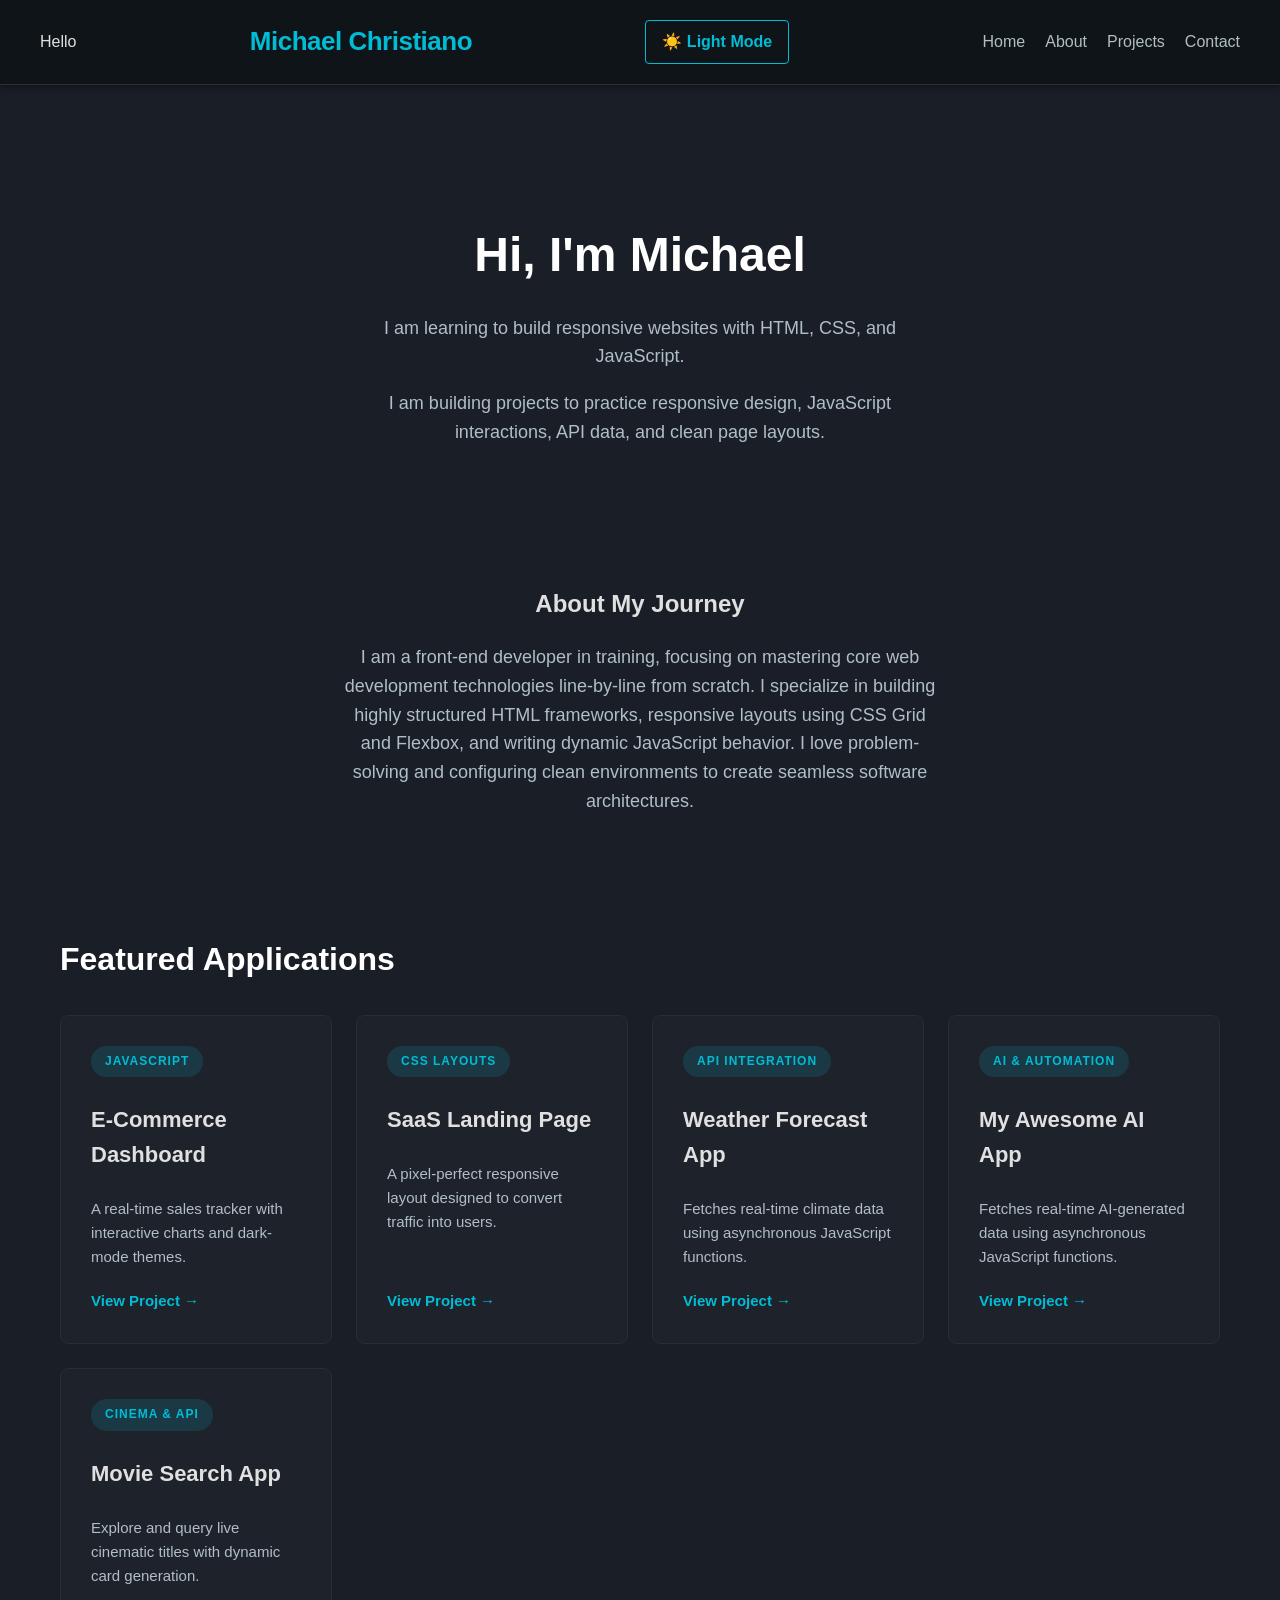
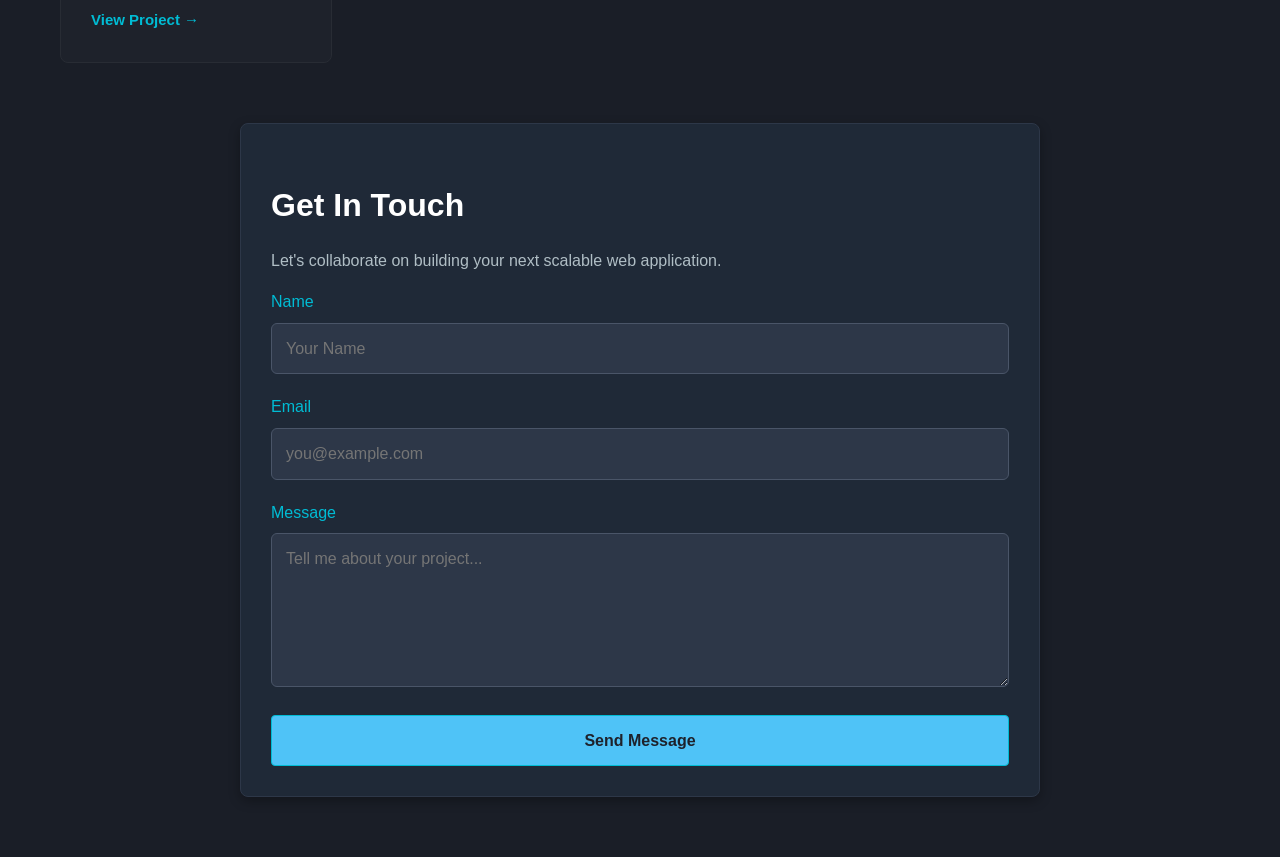
<file: index.html>
<!DOCTYPE html>
<html lang="en">
<head>
    <meta charset="UTF-8">
    <meta name="viewport" content="width=device-width, initial-scale=1.0">
    <link rel="icon" type="image/svg+xml" href="favicon.svg">
    <link rel="stylesheet" href="style.css">
    <title>Michael Christiano &bull; Frontend Developer Portfolio</title>
</head>
<body>
    <!-- Navigation Bar -->
    <nav class="navbar"> Hello
        <div class="logo">Michael Christiano</div>
        <button id="themeToggle" class="theme-btn">☀️ Light Mode</button>
        
        <ul class="nav-links">
            <li><a href="#home">Home</a></li>
            <li><a href="#about">About</a></li>
            <li><a href="#projects">Projects</a></li>
            <li><a href="#contact">Contact</a></li>
        </ul>
    </nav>

    <!-- Welcome Hero Section -->
    <div class="content hero-section" id="home">
        <h1>Hi, I'm Michael</h1>
        <p>I am learning to build responsive websites with HTML, CSS, and JavaScript.</p>
        <p>I am building projects to practice responsive design, JavaScript interactions, API data, and clean page layouts.</p>
    </div>

    <!-- About Me Section -->
    <div class="content about-section" id="about">
        <h2>About My Journey</h2>
        <p>I am a front-end developer in training, focusing on mastering core web development technologies line-by-line from scratch. I specialize in building highly structured HTML frameworks, responsive layouts using CSS Grid and Flexbox, and writing dynamic JavaScript behavior. I love problem-solving and configuring clean environments to create seamless software architectures.</p>
    </div>

    <!-- Interactive Projects Showcase Section -->
    <div class="projects-section" id="projects">
        <h2>Featured Applications</h2>
        <div class="projects-grid" id="projectsGrid"></div>
    </div>

    <!-- Modern Contact Section -->
    <div class="contact-section" id="contact">
        <h2>Get In Touch</h2>
        <p class="contact-subtitle">Let's collaborate on building your next scalable web application.</p>
        <form class="contact-form" id="mainContactForm">
            <div class="form-group">
                <label for="userName">Name</label>
                <input type="text" id="userName" name="name" autocomplete="name" placeholder="Your Name" required>
            </div>
            <div class="form-group">
                <label for="userEmail">Email</label>
                <input type="email" id="userEmail" name="email" autocomplete="email" placeholder="you@example.com" required>
            </div>
            <div class="form-group">
                <label for="userMessage">Message</label>
                <textarea id="userMessage" name="message" autocomplete="off" rows="5" placeholder="Tell me about your project..." required></textarea>
            </div>
            <button type="submit" class="contact-submit-btn">Send Message</button>
        </form>
    </div>

    <!-- Email Capture Popup Modal -->
    <div class="modal-overlay">
        <div class="modal-box">
            <button class="close-modal-btn">&times;</button>
            <h2>Join the Developer Network</h2>
            <p>Get exclusive front-end tutorials and project reviews sent straight to your inbox.</p>
            <form class="modal-form">
                <input type="email" name="email" autocomplete="email" placeholder="Enter your email address" required>
                <button type="submit" class="submit-btn">Subscribe Now</button>
            </form>
        </div>
    </div>

    <script src="script.js"></script>
</body>
</html>
</file>
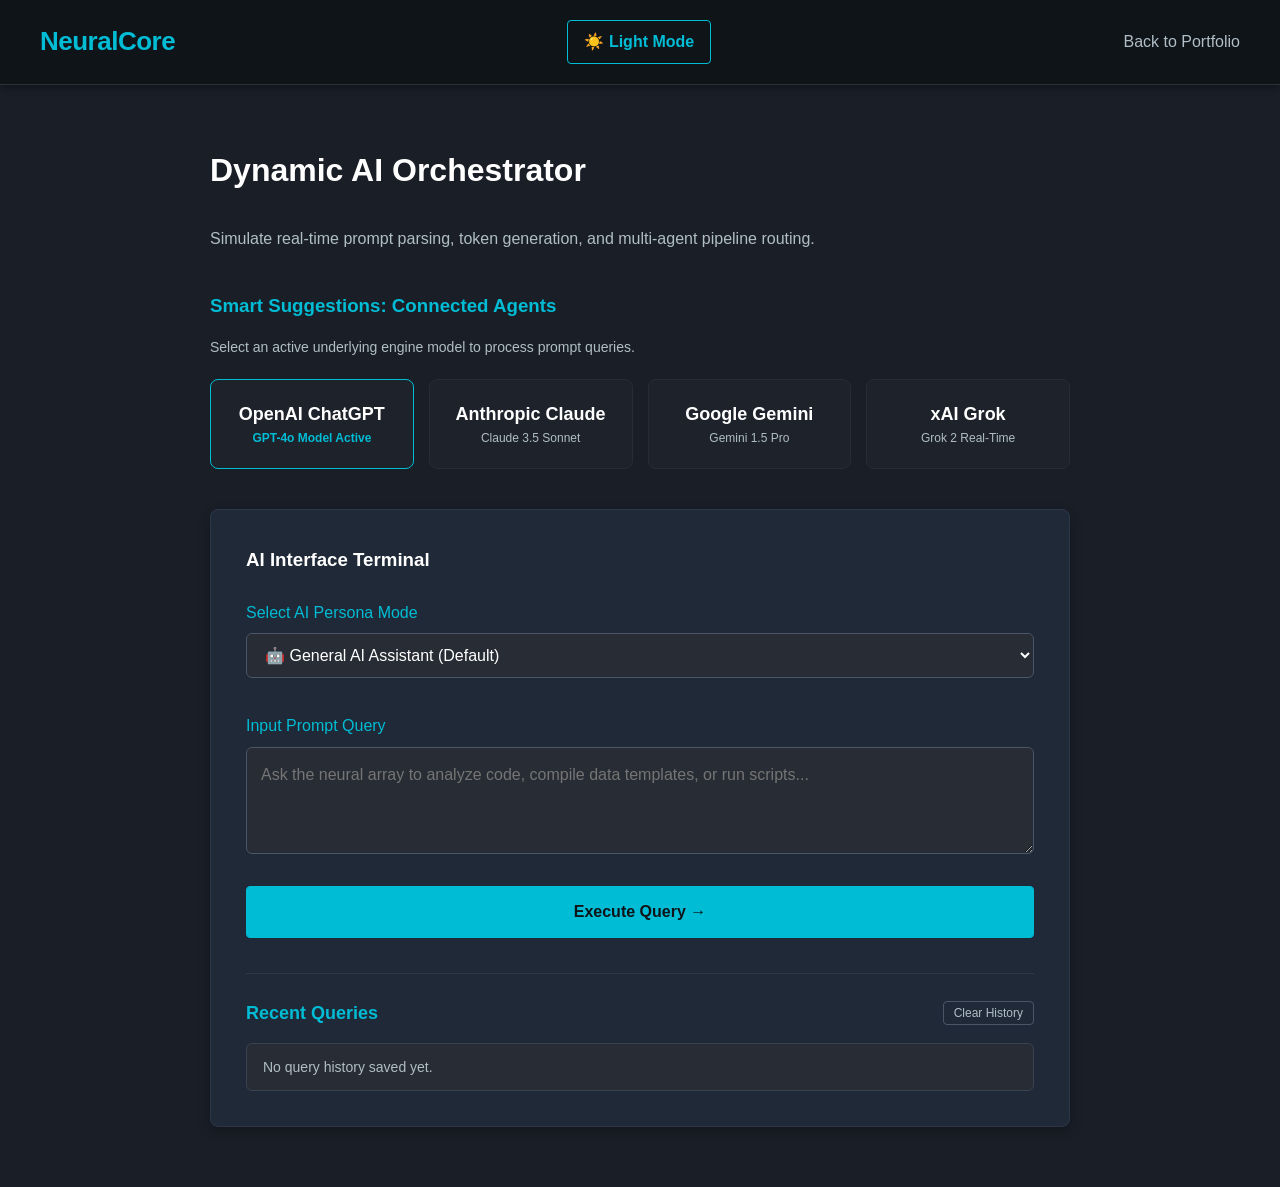
<file: ai-app.html>
<!DOCTYPE html>
<html lang="en">
<head>
    <meta charset="UTF-8">
    <meta name="viewport" content="width=device-width, initial-scale=1.0">
    <link rel="icon" type="image/svg+xml" href="favicon.svg">
    <link rel="stylesheet" href="style.css">
    <title>AI & Automation Dashboard</title>
</head>
<body>

    <!-- Shared Navigation Bar -->
    <nav class="navbar">
        <div class="logo">NeuralCore</div>
        <button id="themeToggle" class="theme-btn">☀️ Light Mode</button>
        <ul class="nav-links">
            <li><a href="index.html">Back to Portfolio</a></li>
        </ul>
    </nav>  

    <!-- Main AI Panel Showcase View -->
    <div class="projects-section app-container">
        <h2>Dynamic AI Orchestrator</h2>
        <p class="contact-subtitle">Simulate real-time prompt parsing, token generation, and multi-agent pipeline routing.</p>

        <!-- Dynamic Agent Integration Hub (Your Request!) -->
        <h3 class="heading-cyan">Smart Suggestions: Connected Agents</h3>
        <p class="subtitle-spaced">Select an active underlying engine model to process prompt queries.</p>
        
        <div class="projects-grid agent-grid">
            <div class="project-card agent-card agent-card-active">
                <strong class="agent-title">OpenAI ChatGPT</strong>
                <span class="agent-subtitle-active">GPT-4o Model Active</span>
            </div>
            <div class="project-card agent-card">
                <strong class="agent-title">Anthropic Claude</strong>
                <span class="agent-subtitle">Claude 3.5 Sonnet</span>
            </div>
            <div class="project-card agent-card">
                <strong class="agent-title">Google Gemini</strong>
                <span class="agent-subtitle">Gemini 1.5 Pro</span>
            </div>
            <div class="project-card agent-card">
                <strong class="agent-title">xAI Grok</strong>
                <span class="agent-subtitle">Grok 2 Real-Time</span>
            </div>
        </div>

        <!-- AI Interface Terminal Input Box -->
        <div class="contact-section terminal-section">
            <h3 class="terminal-heading">AI Interface Terminal</h3>
            <form id="aiPromptForm">
                <div class="form-group">
                    <label for="personaSelect">Select AI Persona Mode</label>
                    <select id="personaSelect" class="persona-select">
                        <option value="general">🤖 General AI Assistant (Default)</option>
                        <option value="tutor">💻 Expert Coding Tutor</option>
                        <option value="writer">✍️ Creative Writer</option>
                        <option value="sarcastic">😏 Witty & Sarcastic Guide</option>
                    </select>
                </div>
                <div class="form-group">
                    <label for="promptInput">Input Prompt Query</label>
                    <textarea id="promptInput" rows="3" placeholder="Ask the neural array to analyze code, compile data templates, or run scripts..." class="terminal-textarea" required></textarea>
                </div>
                <button type="submit" class="contact-submit-btn terminal-submit-btn">Execute Query &rarr;</button>
            </form>

            <!-- AI Response Box with Copy Button -->
            <div id="aiResponseWrapper" class="ai-response-wrapper">
                <p id="aiResponseText" class="ai-response-text" aria-live="polite"></p>
                <button id="copyAiBtn" class="copy-btn">📋 Copy Response</button>
            </div>

            <!-- Prompt History List -->
            <div class="ai-history-container">
                <div class="ai-history-header">
                    <h4>Recent Queries</h4>
                    <button id="clearHistoryBtn" class="clear-history-btn">Clear History</button>
                </div>
                <ul id="aiHistoryList" class="ai-history-list">
                    <li class="ai-history-item ai-history-empty">No query history saved yet.</li>
                </ul>
            </div>
        </div>
    </div>

    <!-- Script connection pulls persistent theme toggling -->
    <script src="script.js?v=2"></script>
</body>
</html>
</file>
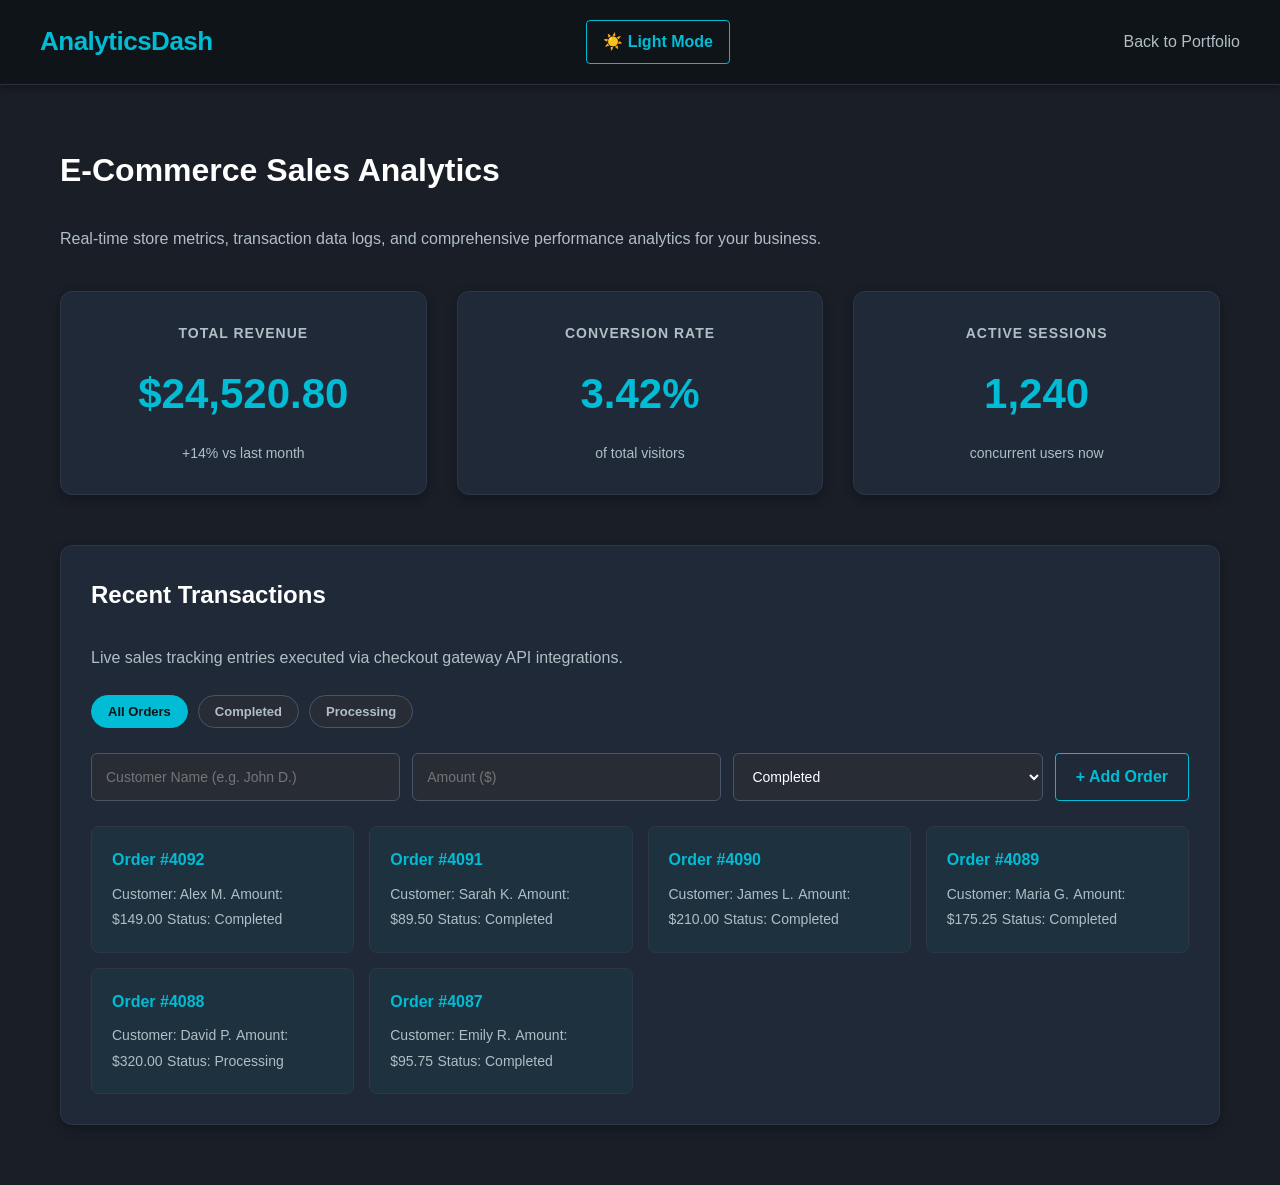
<file: ecommerce.html>
<!DOCTYPE html>
<html lang="en">
<head>
    <meta charset="UTF-8">
    <meta name="viewport" content="width=device-width, initial-scale=1.0">
    <link rel="icon" type="image/svg+xml" href="favicon.svg">
    <link rel="stylesheet" href="style.css">
    <title>E-Commerce Analytics Dashboard</title>
</head>
<body>

 <!-- Shared Navigation Bar -->
    <nav class="navbar">
        <div class="logo">AnalyticsDash</div>
        <button id="themeToggle" class="theme-btn">☀️ Light Mode</button>
        <ul class="nav-links">
            <!-- UPDATED TARGET LINK BELOW -->
            <li><a href="index.html">Back to Portfolio</a></li>
        </ul>
    </nav>   

    <!-- Main Dashboard Analytics View -->
    <div class="projects-section">
        <h2>E-Commerce Sales Analytics</h2>
        <p class="contact-subtitle subtitle-bottom-space">Real-time store metrics, transaction data logs, and comprehensive performance analytics for your business.</p>

        <!-- KPI Grid Summary Cards -->
        <div class="kpi-container">
            <div class="kpi-card">
                <div class="kpi-label">Total Revenue</div>
                <div class="kpi-value">$24,520.80</div>
                <p class="kpi-subtext">+14% vs last month</p>
            </div>
            <div class="kpi-card">
                <div class="kpi-label">Conversion Rate</div>
                <div class="kpi-value">3.42%</div>
                <p class="kpi-subtext">of total visitors</p>
            </div>
            <div class="kpi-card">
                <div class="kpi-label">Active Sessions</div>
                <div class="kpi-value">1,240</div>
                <p class="kpi-subtext">concurrent users now</p>
            </div>
        </div>

        <!-- Recent Transactions Panel -->
        <div class="transaction-table">
            <h3>Recent Transactions</h3>
            <p class="section-desc-space">Live sales tracking entries executed via checkout gateway API integrations.</p>

            <!-- Status Filter Buttons -->
            <div class="filter-btn-group" id="transactionFilterGroup">
                <button class="filter-btn active" data-filter="all">All Orders</button>
                <button class="filter-btn" data-filter="Completed">Completed</button>
                <button class="filter-btn" data-filter="Processing">Processing</button>
            </div>

            <!-- Add Order Form -->
            <form id="addTransactionForm" class="add-transaction-form">
                <input type="text" id="newCustomerInput" placeholder="Customer Name (e.g. John D.)" required>
                <input type="number" step="0.01" id="newAmountInput" placeholder="Amount ($)" required>
                <select id="newStatusInput" aria-label="Select Order Status">
                    <option value="Completed">Completed</option>
                    <option value="Processing">Processing</option>
                </select>
                <button type="submit" class="theme-btn btn-add-order">+ Add Order</button>
            </form>
            
            <div class="transaction-grid" id="transactionGrid">
                <div class="transaction-item" data-status="Completed">
                    <strong>Order #4092</strong>
                    <span>Customer: Alex M.</span>
                    <span>Amount: $149.00</span>
                    <span>Status: Completed</span>
                </div>
                <div class="transaction-item" data-status="Completed">
                    <strong>Order #4091</strong>
                    <span>Customer: Sarah K.</span>
                    <span>Amount: $89.50</span>
                    <span>Status: Completed</span>
                </div>
                <div class="transaction-item" data-status="Completed">
                    <strong>Order #4090</strong>
                    <span>Customer: James L.</span>
                    <span>Amount: $210.00</span>
                    <span>Status: Completed</span>
                </div>
                <div class="transaction-item" data-status="Completed">
                    <strong>Order #4089</strong>
                    <span>Customer: Maria G.</span>
                    <span>Amount: $175.25</span>
                    <span>Status: Completed</span>
                </div>
                <div class="transaction-item" data-status="Processing">
                    <strong>Order #4088</strong>
                    <span>Customer: David P.</span>
                    <span>Amount: $320.00</span>
                    <span>Status: Processing</span>
                </div>
                <div class="transaction-item" data-status="Completed">
                    <strong>Order #4087</strong>
                    <span>Customer: Emily R.</span>
                    <span>Amount: $95.75</span>
                    <span>Status: Completed</span>
                </div>
            </div>
        </div>
    </div>

    <!-- Re-use the exact same script file to inherit theme toggling out of the box -->
    <script src="script.js"></script>
</body>
</html>
</file>
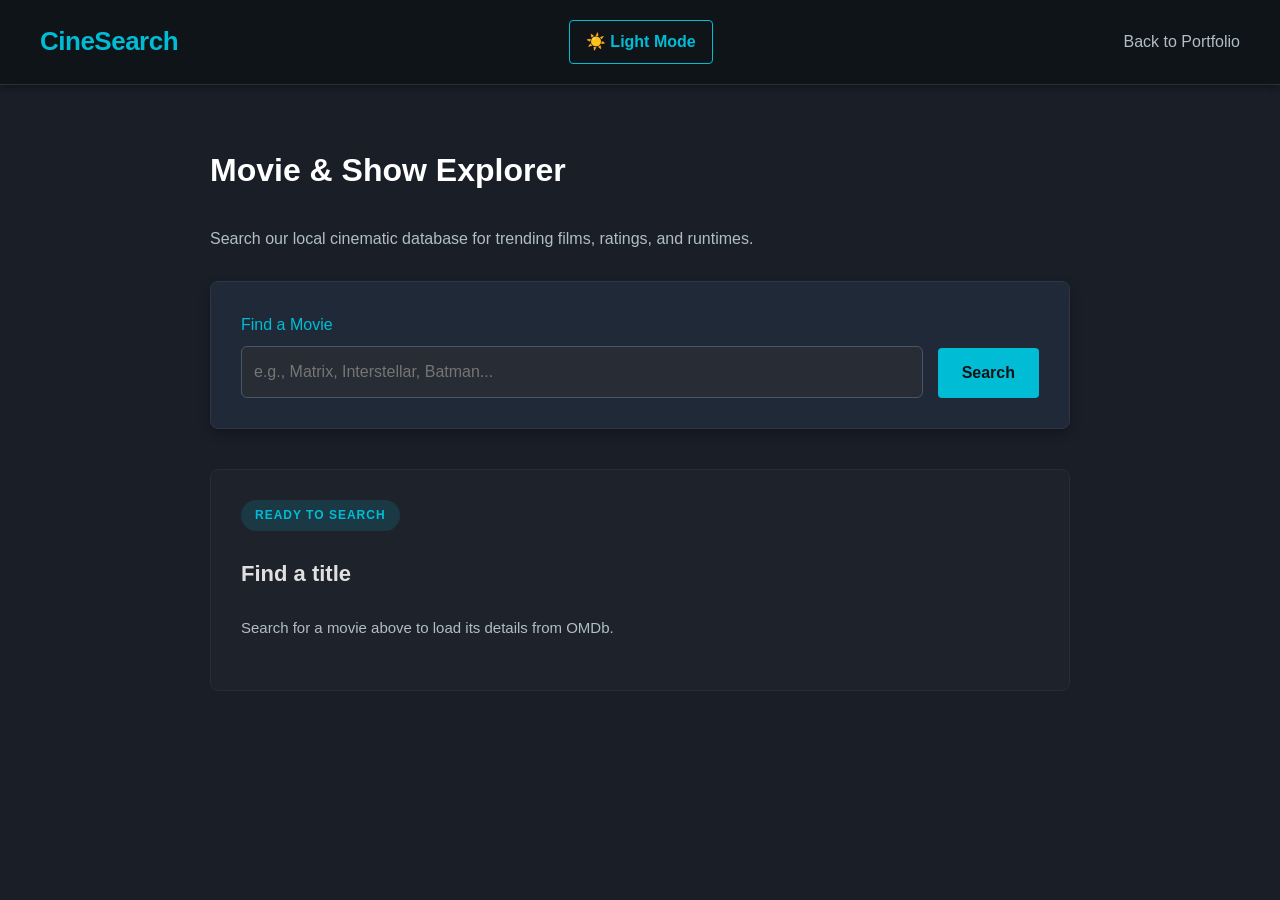
<file: movies.html>
<!DOCTYPE html>
<html lang="en">
<head>
    <meta charset="UTF-8">
    <meta name="viewport" content="width=device-width, initial-scale=1.0">
    <link rel="icon" type="image/svg+xml" href="favicon.svg">
    <link rel="stylesheet" href="style.css">
    <title>CineSearch &bull; Movie Database App</title>
</head>
<body>

    <!-- Shared Navigation Bar -->
    <nav class="navbar">
        <div class="logo">CineSearch</div>
        <button id="themeToggle" class="theme-btn">☀️ Light Mode</button>
        <ul class="nav-links">
            <li><a href="index.html">Back to Portfolio</a></li>
        </ul>
    </nav>  

    <!-- Main Movie Application View -->
    <div class="projects-section app-container">
        <h2>Movie & Show Explorer</h2>
        <p class="contact-subtitle">Search our local cinematic database for trending films, ratings, and runtimes.</p>

        <!-- Search Control Bar -->
        <div class="contact-section full-width-section">
            <form id="movieSearchForm" class="search-form-container">
                <div class="form-group form-group-grow">
                    <label for="movieInput">Find a Movie</label>
                    <input type="text" id="movieInput" placeholder="e.g., Matrix, Interstellar, Batman..." class="search-input" required>
                </div>
                <button type="submit" class="theme-btn search-submit-btn">Search</button>
            </form>
        </div>

        <!-- Dynamic Movie Results Grid -->
        <div class="projects-grid grid-top-space" id="movieResultsGrid">
            <div class="project-card">
                <div class="project-badge">Ready to Search</div>
                <h3>Find a title</h3>
                <p>Search for a movie above to load its details from OMDb.</p>
            </div>
        </div>
    </div>

    <!-- Script connection pulls themes and interactivity -->
    <script src="script.js"></script>
</body>
</html>
</file>
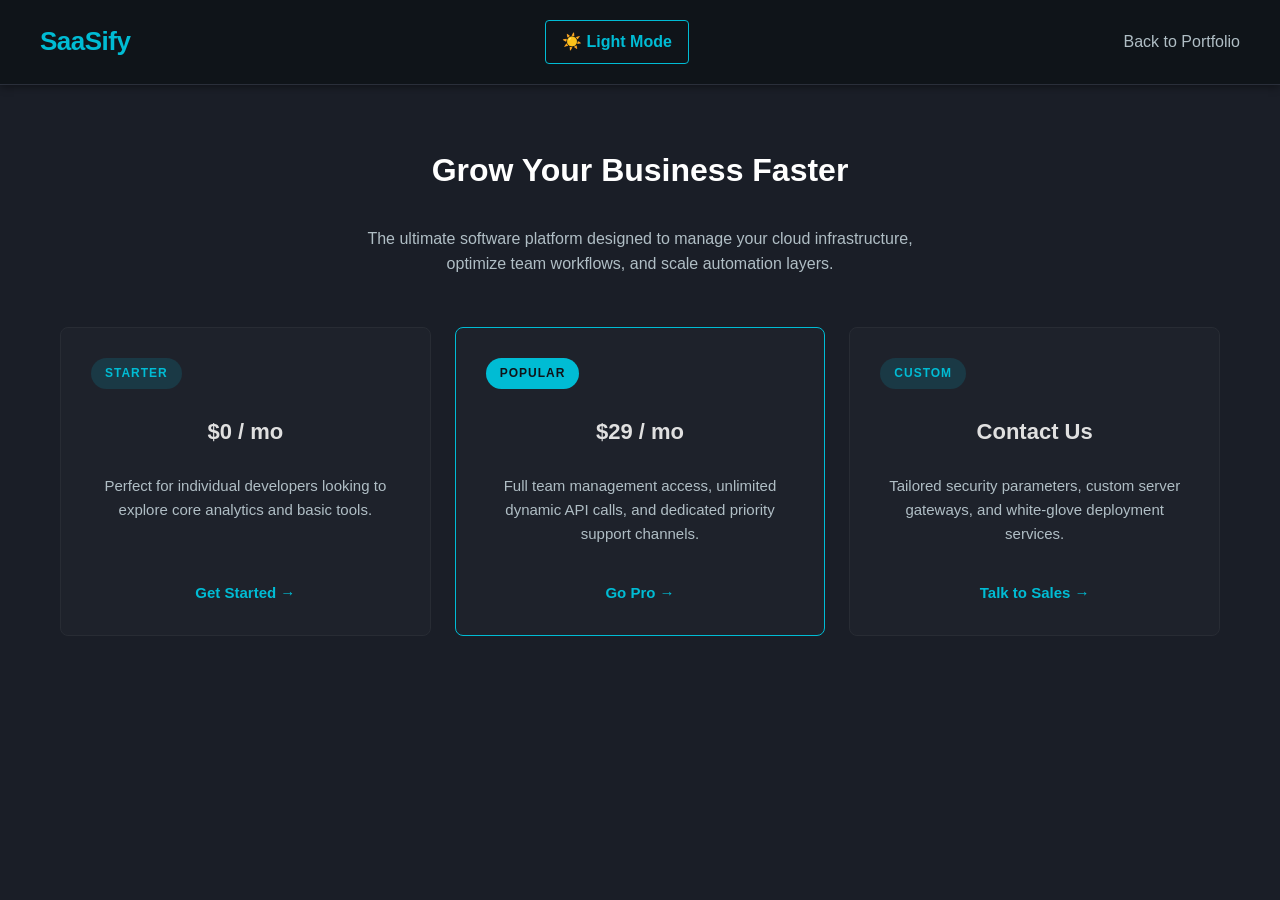
<file: saas.html>
<!DOCTYPE html>
<html lang="en">
<head>
    <meta charset="UTF-8">
    <meta name="viewport" content="width=device-width, initial-scale=1.0">
    <link rel="icon" type="image/svg+xml" href="favicon.svg">
    <link rel="stylesheet" href="style.css">
    <title>SaaS Product Landing Page</title>
</head>
<body>

    <!-- Shared Navigation Bar -->
    <nav class="navbar">
        <div class="logo">SaaSify</div>
        <button id="themeToggle" class="theme-btn">☀️ Light Mode</button>
        <ul class="nav-links">
            <li><a href="index.html">Back to Portfolio</a></li>
        </ul>
    </nav>  

    <!-- VIEW 1: Main SaaS Pricing Grid (Visible by Default) -->
    <div class="projects-section pricing-section" id="pricingSection">
        <h2>Grow Your Business Faster</h2>
        <p class="contact-subtitle pricing-subtitle">
            The ultimate software platform designed to manage your cloud infrastructure, optimize team workflows, and scale automation layers.
        </p>

        <div class="projects-grid pricing-grid">
            <!-- Free Tier -->
            <div class="project-card">
                <div class="project-badge">Starter</div>
                <h3>$0 / mo</h3>
                <p>Perfect for individual developers looking to explore core analytics and basic tools.</p>
                <a href="#" class="project-link btn-center">Get Started &rarr;</a>
            </div>
            
            <!-- Pro Tier (Highlighted) -->
            <div class="project-card pricing-card-highlight">
                <div class="project-badge badge-highlight">Popular</div>
                <h3>$29 / mo</h3>
                <p>Full team management access, unlimited dynamic API calls, and dedicated priority support channels.</p>
                <a href="#" class="project-link btn-center">Go Pro &rarr;</a>
            </div>

            <!-- Enterprise Tier -->
            <div class="project-card">
                <div class="project-badge">Custom</div>
                <h3>Contact Us</h3>
                <p>Tailored security parameters, custom server gateways, and white-glove deployment services.</p>
                <a href="#" class="project-link btn-center">Talk to Sales &rarr;</a>
            </div>
        </div>
    </div>

    <!-- VIEW 2: Premium App Preview Dashboard (Hidden Initially via CSS display: none) -->
    <div class="projects-section premium-dashboard" id="premiumDashboard">
        
        <!-- Interactive Checkout Banner at the Top -->
        <div class="preview-banner">
            <h3 class="preview-title">🔒 You are exploring the <span id="selectedPlanText" class="accent-text">Pro</span> Plan Preview</h3>
            <p class="preview-desc">Unlock full write access, historical data exports, and live team collaboration features.</p>
            <button id="finalizeCheckoutBtn" class="theme-btn checkout-btn">Upgrade & Finalize Checkout &rarr;</button>
        </div>

        <h2 class="heading-left">Cloud Infrastructure Manager</h2>
        
        <!-- App Grid Simulation -->
        <div class="projects-grid">
            <div class="project-card">
                <div class="project-badge">Server Health</div>
                <h3>99.98% Uptime</h3>
                <p>All core API gateways, database clusters, and media delivery nodes operating optimally.</p>
            </div>
            <div class="project-card">
                <div class="project-badge">Bandwidth</div>
                <h3>4.2 TB / day</h3>
                <p>Data payload transmissions optimized via global edge server caching protocols.</p>
            </div>
        </div>
    </div>

    <script src="script.js"></script>
</body>
</html>
</file>
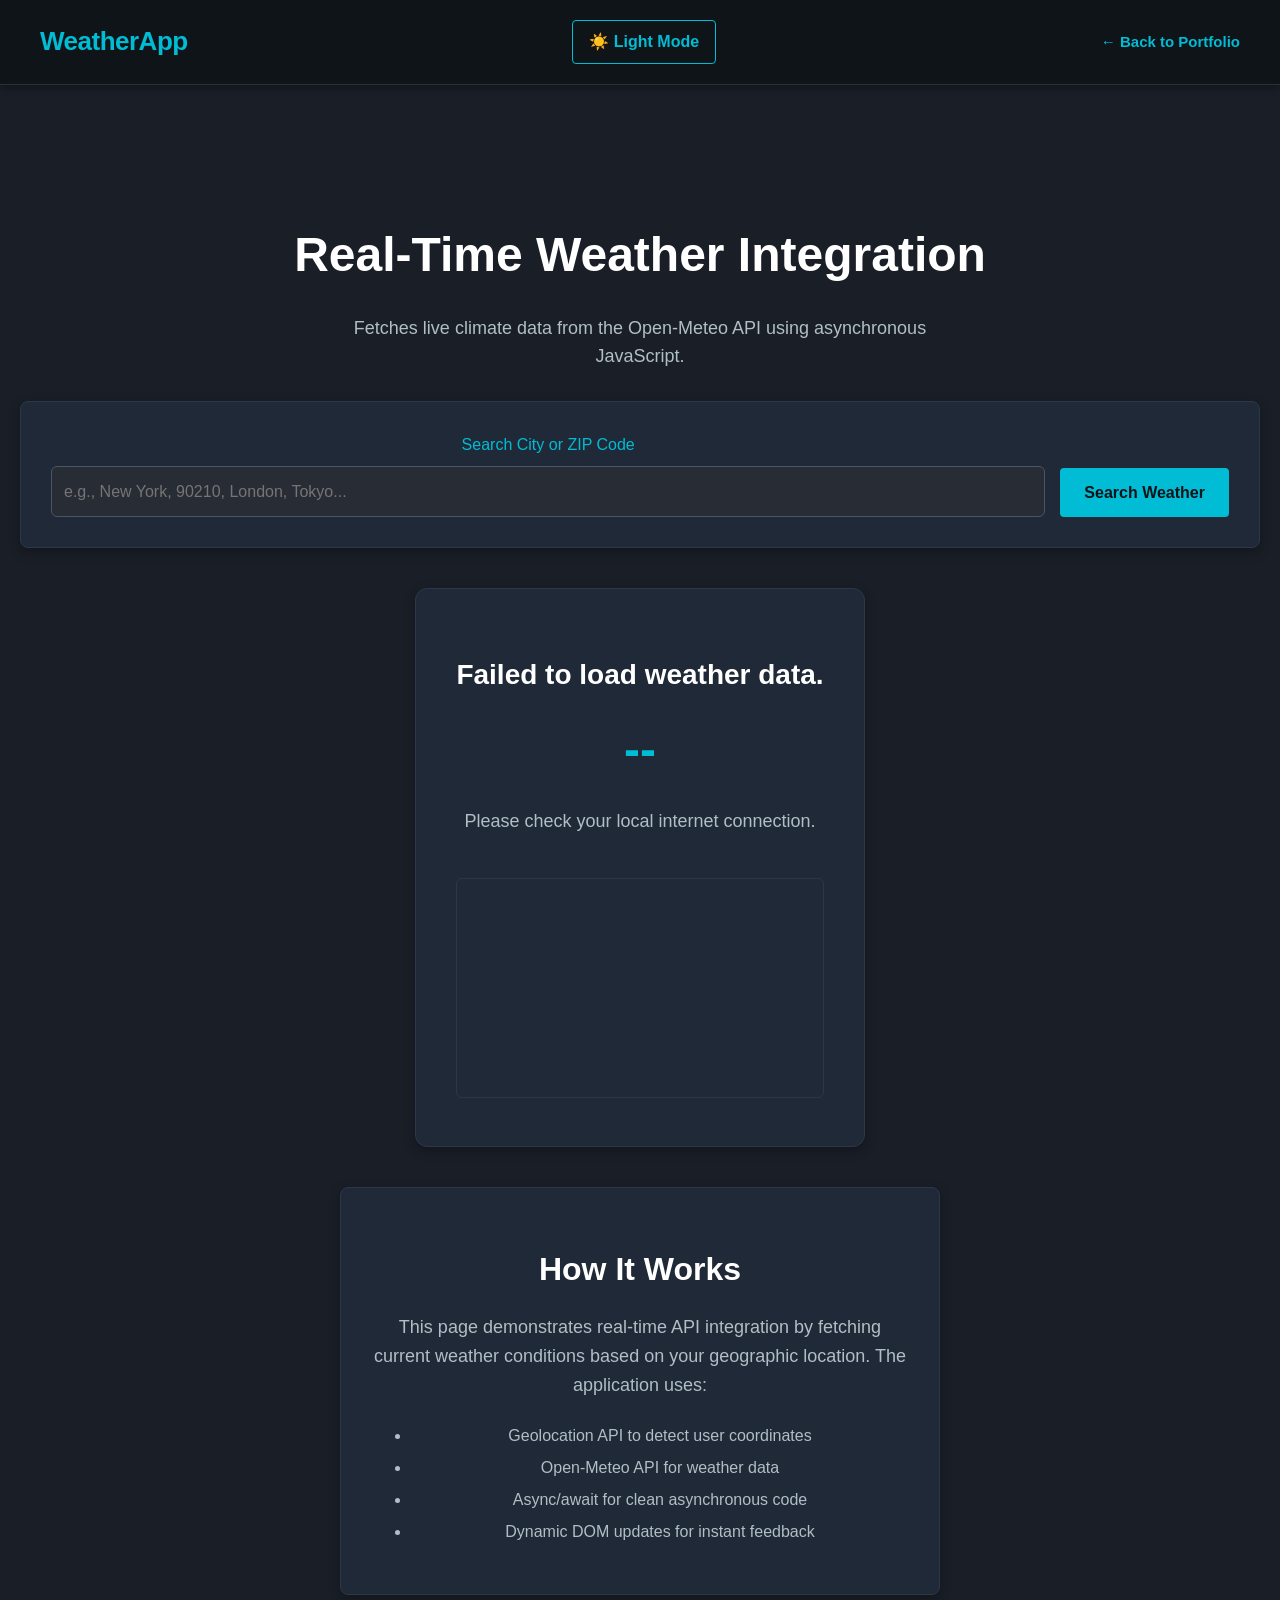
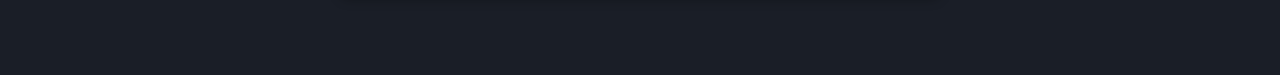
<file: weather.html>
<!DOCTYPE html>
<html lang="en">
<head>
    <meta charset="UTF-8">
    <meta name="viewport" content="width=device-width, initial-scale=1.0">
    <link rel="icon" type="image/svg+xml" href="favicon.svg">
    <title>Weather API Dashboard</title>
    <link rel="stylesheet" href="style.css">
</head>
<body>
    <nav class="navbar">
        <div class="logo">WeatherApp</div>
        <button id="themeToggle" class="theme-btn">☀️ Light Mode</button>
        <a href="index.html" class="project-link">&larr; Back to Portfolio</a>
    </nav>

    <div class="content">
        <h1>Real-Time Weather Integration</h1>
        <p>Fetches live climate data from the Open-Meteo API using asynchronous JavaScript.</p>

        <!-- Search Location Form -->
        <div class="contact-section full-width-section app-card-narrow">
            <form id="weatherSearchForm" class="search-form-container">
                <div class="form-group form-group-grow">
                    <label for="cityInput">Search City or ZIP Code</label>
                    <input type="text" id="cityInput" placeholder="e.g., New York, 90210, London, Tokyo..." class="search-input" required>
                </div>
                <button type="submit" class="theme-btn search-submit-btn">Search Weather</button>
            </form>
        </div>

        <div class="weather-card">
            <h2 id="cityName">Fetching Data...</h2>
            <p id="temperature">-- &deg;F</p>
            <p id="condition">Connecting to public API network...</p>
            <iframe
                id="weatherMap"
                class="weather-map"
                title="Map of the weather location"
                loading="lazy">
            </iframe>
        </div>
        
        <div class="contact-section app-card-narrow">
            <h2 class="section-title">How It Works</h2>
            <p class="text-muted">This page demonstrates real-time API integration by fetching current weather conditions based on your geographic location. The application uses:</p>
            <ul class="list-spaced">
                <li>Geolocation API to detect user coordinates</li>
                <li>Open-Meteo API for weather data</li>
                <li>Async/await for clean asynchronous code</li>
                <li>Dynamic DOM updates for instant feedback</li>
            </ul>
        </div>
    </div>

    <!-- Weather API integration script -->
    <script src="weather.js"></script>
    <script src="script.js"></script>
</body>
</html>
</file>
<file: style.css>
/* Enable global smooth scroll mechanics across the entire viewport window */
html {
    scroll-behavior: smooth;
    scroll-padding-top: 90px; /* Keeps your section headers from hiding behind the sticky navbar */
}

*, *::before, *::after {
    box-sizing: border-box;
}

body {
    margin: 0;
    padding: 0;
    background-color: #1a1e27;
    color: #e0e0e0;
    font-family: -apple-system, BlinkMacSystemFont, "Segoe UI", "Roboto", "Oxygen", "Ubuntu", "Cantarell", sans-serif;
    line-height: 1.6;
}

/* MAKE THE NAVBAR STICKY - PINNED TO THE TOP */
.navbar {
    display: flex;
    justify-content: space-between;
    align-items: center;
    background-color: #0f1419;
    padding: 20px 40px;
    position: sticky; /* Glues the navbar down */
    top: 0;           /* Locks it at the absolute top */
    z-index: 999;     /* Makes sure it floats on top of all card content */
    border-bottom: 1px solid #2a2f3a;
    box-shadow: 0 2px 8px rgba(0, 0, 0, 0.4);
    transition: background-color 0.4s ease, border-color 0.4s ease, box-shadow 0.4s ease;
}

/* Make the logo pop out a bit */
.logo {
    font-size: 26px;
    font-weight: 700;
    color: #00bcd4;
    letter-spacing: -0.5px;
}

/* Turn the vertical bullets into a side-by-side layout */
.nav-links {
    display: flex;
    list-style: none;
    margin: 0;
    padding: 0;
}

/* Add space between each navigation link item */
.nav-links li {
    margin-left: 20px;
}

/* Style the clickable text links and remove the underlines */
.nav-links a {
    color: #b0bec5;
    text-decoration: none;
    font-size: 16px;
    font-weight: 500;
    transition: color 0.3s ease;
}

/* Make the links turn light blue when you hover your mouse over them */
.nav-links a:hover {
    color: #00bcd4;
}

/* Add some padding to the main text container below the navbar */
.content {
    text-align: center;
    margin-top: 60px;
    padding: 40px 20px;
}

.content h1 {
    font-size: 48px;
    font-weight: 700;
    margin-bottom: 20px;
    color: #ffffff;
}

.content p {
    font-size: 18px;
    color: #b0bec5;
    max-width: 600px;
    margin-left: auto;
    margin-right: auto;
}

.modal-overlay {
    position: fixed;
    top: 0;
    left: 0;
    width: 100%;
    height: 100%;
    background-color: rgba(0, 0, 0, 0.75);
    display: none;
    justify-content: center;
    align-items: center;
    z-index: 1000;
}

/* The actual popup container box */
.modal-box {
    background-color: #1e222b;
    padding: 40px;
    border-radius: 8px;
    position: relative;
    max-width: 450px;
    width: 90%;
    text-align: center;
    box-shadow: 0 10px 25px rgba(0, 0, 0, 0.5);
    border: 1px solid #4fc3f7;
}

/* The X button in the top-right corner */
.close-modal-btn {
    position: absolute;
    top: 15px;
    right: 20px;
    background: none;
    border: none;
    color: #4fc3f7;
    font-size: 28px;
    cursor: pointer;
}

/* Input box inside the form */
.modal-form input[type="email"] {
    width: 80%;
    padding: 12px;
    margin: 15px 0;
    border: 1px solid #282c34;
    border-radius: 4px;
    background-color: #282c34;
    color: white;
    font-size: 16px;
}

/* Call-to-action button */
.submit-btn {
    background-color: #4fc3f7;
    color: #1e222b;
    border: none;
    padding: 12px 25px;
    font-size: 16px;
    font-weight: bold;
    border-radius: 4px;
    cursor: pointer;
    transition: background-color 0.2s ease;
}

.submit-btn:hover {
    background-color: #29b6f6;
}

.projects-section {
    max-width: 1200px;
    margin: 60px auto;
    padding: 0 20px;
    text-align: left;
}

.projects-section h2 {
    font-size: 32px;
    margin-bottom: 30px;
    color: #ffffff;
}

.projects-grid {
    display: grid;
    grid-template-columns: repeat(auto-fit, minmax(250px, 1fr));
    gap: 24px;
}

.project-card {
    background-color: #1e222b;
    padding: 30px;
    border: 1px solid #282c34;
    border-radius: 8px;
    display: flex;
    flex-direction: column;
    transition: transform 0.3s ease, border-color 0.3s ease, box-shadow 0.3s ease;
}

.project-card:hover {
    transform: translateY(-5px);
    border-color: #4fc3f7;
    box-shadow: 0 10px 20px rgba(79, 195, 247, 0.15);
}

.project-badge {
    background-color: rgba(0, 188, 212, 0.15);
    color: #00bcd4;
    padding: 6px 14px;
    border-radius: 20px;
    font-size: 12px;
    font-weight: 600;
    align-self: flex-start;
    margin-bottom: 15px;
    text-transform: uppercase;
    letter-spacing: 1px;
}

.project-card h3 {
    margin: 10px 0;
    font-size: 22px;
}

.project-card p {
    color: #b0bec5;
    font-size: 15px;
    margin-bottom: 20px;
    flex-grow: 1;
}

.project-link {
    color: #00bcd4;
    text-decoration: none;
    font-weight: 600;
    font-size: 15px;
    display: inline-block;
    transition: color 0.2s ease, transform 0.2s ease;
}

.project-link:hover {
    color: #26c6da;
    transform: translateX(4px);
}

.contact-section {
    max-width: 800px;
    margin: 60px auto;
    padding: 30px;
    background: #1f2937;
    border: 1px solid #2d3748;
    border-radius: 8px;
    box-shadow: 0 4px 12px rgba(0, 0, 0, 0.3);
}

.contact-section h2 {
    color: #ffffff;
    font-size: 32px;
    font-weight: 700;
    margin-bottom: 10px;
}

.contact-subtitle {
    color: #b0bec5;
}

.form-group {
    margin-bottom: 20px;
}

.form-group label {
    display: block;
    color: #00bcd4;
    margin-bottom: 8px;
}

.contact-form input,
.contact-form textarea {
    width: 100%;
    background: #2d3748;
    color: #ffffff;
    border: 1px solid #4a5568;
    padding: 12px 14px;
    border-radius: 6px;
    font: inherit;
}

.contact-form input:focus,
.contact-form textarea:focus {
    outline: none;
    border-color: #00bcd4;
    box-shadow: 0 0 0 3px rgba(0, 188, 212, 0.15);
}

.theme-btn,
.contact-submit-btn {
    border: 1px solid #00bcd4;
    border-radius: 4px;
    cursor: pointer;
    font: inherit;
    font-weight: 600;
}

.theme-btn {
    background: transparent;
    color: #00bcd4;
    padding: 8px 16px;
}

.theme-btn:hover {
    background-color: #00bcd4;
    color: #0f1419;
}

.contact-submit-btn {
    width: 100%;
    background: #4fc3f7;
    color: #1e222b;
    padding: 12px;
}

.contact-submit-btn:hover {
    background: #26c6da;
    transform: translateY(-2px);
}

body.light-mode {
    background-color: #f7fafc;
    color: #1a202c;
}

body.light-mode .navbar {
    background-color: #ffffff;
    border-bottom-color: #e2e8f0;
    box-shadow: 0 2px 8px rgba(0, 0, 0, 0.08);
}

body.light-mode .navbar .logo,
body.light-mode .navbar .nav-links a:hover,
body.light-mode .project-badge,
body.light-mode .project-link,
body.light-mode .form-group label {
    color: #0097e6;
}

body.light-mode .navbar .nav-links a,
body.light-mode .project-card p,
body.light-mode .contact-subtitle,
body.light-mode .content p {
    color: #718093;
}

body.light-mode .project-card,
body.light-mode .contact-section,
body.light-mode .modal-box {
    background-color: #ffffff;
    border-color: #e2e8f0;
    box-shadow: 0 4px 12px rgba(0, 0, 0, 0.08);
}

body.light-mode .project-card h3,
body.light-mode .contact-section h2,
body.light-mode .projects-section h2,
body.light-mode .content h1 {
    color: #1a202c;
}

body.light-mode .project-badge {
    background-color: rgba(0, 151, 230, 0.1);
}

body.light-mode .theme-btn {
    color: #1a202c;
    border-color: #1a202c;
}

body.light-mode .theme-btn:hover {
    background-color: #1a202c;
    color: #ffffff;
}

body.light-mode .project-card:hover {
    border-color: #0097e6;
    box-shadow: 0 10px 20px rgba(0, 151, 230, 0.15);
}

body.light-mode .contact-form input,
body.light-mode .contact-form textarea {
    background-color: #f7fafc;
    border-color: #cbd5e0;
    color: #2d3748;
}

body.light-mode .contact-submit-btn {
    background: #0097e6;
    color: #ffffff;
}

@media (max-width: 600px) {
    .navbar {
        flex-direction: column;
        gap: 15px;
        padding: 20px;
        position: relative;
    }

    .nav-links li {
        margin-left: 10px;
        margin-right: 10px;
    }

    .projects-section,
    .contact-section {
        margin-left: 20px;
        margin-right: 20px;
    }
}

/* ==========================================
   UTILITY & COMPONENT CLASSES
   ========================================== */
.hero-section {
    padding-bottom: 20px;
}

.about-section {
    padding-top: 20px;
    padding-bottom: 40px;
    max-width: 800px;
    margin-left: auto;
    margin-right: auto;
}

.app-container {
    max-width: 900px;
    margin: 60px auto;
}

.app-card-narrow {
    max-width: 600px;
    margin: 40px auto;
}

.full-width-section {
    max-width: 100%;
    margin: 30px 0;
    padding: 30px;
}

.search-form-container {
    display: flex;
    gap: 15px;
    align-items: center;
}

.form-group-grow {
    flex-grow: 1;
    margin-bottom: 0;
}

.search-input {
    background: #282c34;
    border: 1px solid #4a5568;
    color: white;
    padding: 12px;
    border-radius: 6px;
    font: inherit;
    width: 100%;
}

.search-submit-btn {
    padding: 12px 24px;
    align-self: flex-end;
    margin-top: 0;
    background: #00bcd4;
    color: #0f1419;
    border: 0;
}

.search-submit-btn:hover {
    background: #26c6da;
}

.grid-top-space {
    margin-top: 40px;
}

.full-width-card {
    grid-column: 1 / -1;
}

.movie-poster {
    width: 100%;
    max-width: 240px;
    border-radius: 6px;
    align-self: center;
}

.agent-grid {
    grid-template-columns: repeat(auto-fit, minmax(180px, 1fr));
    gap: 15px;
    margin-bottom: 40px;
}

.agent-card {
    padding: 20px;
    cursor: pointer;
    text-align: center;
}

.agent-card-active {
    border-color: #00bcd4;
}

.agent-title {
    color: white;
    display: block;
    font-size: 18px;
}

.agent-subtitle {
    color: #b0bec5;
    font-size: 12px;
}

.agent-subtitle-active {
    color: #00bcd4;
    font-size: 12px;
    font-weight: 600;
}

.terminal-section {
    max-width: 100%;
    margin: 0;
    padding: 35px;
}

.terminal-heading {
    color: #ffffff;
    margin-top: 0;
    margin-bottom: 25px;
}

.terminal-textarea {
    background: #282c34;
    border: 1px solid #4a5568;
    color: white;
    padding: 14px;
    border-radius: 6px;
    font: inherit;
    width: 100%;
}

.terminal-submit-btn {
    background: #00bcd4;
    color: #0f1419;
    margin-top: 5px;
}

.terminal-response {
    display: none;
    margin: 20px 0 0;
}

.pricing-section {
    text-align: center;
}

.pricing-subtitle {
    max-width: 600px;
    margin-left: auto;
    margin-right: auto;
}

.pricing-grid {
    margin-top: 50px;
}

.pricing-card-highlight {
    border-color: #00bcd4;
}

.badge-highlight {
    background-color: #00bcd4;
    color: #0f1419;
}

.btn-center {
    text-align: center;
    margin-top: 15px;
}

.premium-dashboard {
    display: none;
    max-width: 900px;
    margin: 40px auto;
}

.preview-banner {
    background: rgba(0, 188, 212, 0.15);
    border: 1px solid #00bcd4;
    padding: 20px;
    border-radius: 8px;
    text-align: center;
    margin-bottom: 30px;
}

.preview-title {
    color: #ffffff;
    margin: 0 0 10px 0;
    font-size: 20px;
}

.accent-text {
    color: #00bcd4;
}

.preview-desc {
    color: #b0bec5;
    font-size: 14px;
    margin: 0 0 15px 0;
}

.checkout-btn {
    background: #00bcd4;
    color: #0f1419;
    border: 0;
    padding: 10px 24px;
}

.heading-left {
    text-align: left;
    margin-bottom: 20px;
}

.heading-cyan {
    color: #00bcd4;
    margin-top: 40px;
    margin-bottom: 15px;
}

.subtitle-spaced {
    color: #b0bec5;
    font-size: 14px;
    margin-bottom: 20px;
}

.section-title {
    font-size: 24px;
    margin-bottom: 20px;
}

.text-muted {
    color: #b0bec5;
    margin-bottom: 20px;
}

.list-spaced {
    color: #b0bec5;
    line-height: 2;
}

.subtitle-bottom-space {
    margin-bottom: 40px;
}

.kpi-subtext {
    color: #b0bec5;
    font-size: 14px;
    margin: 0;
}

.section-desc-space {
    color: #b0bec5;
    margin-bottom: 25px;
}

/* ==========================================
   WEATHER & E-COMMERCE SPECIFIC STYLES
   ========================================== */
.weather-card {
    background-color: #1f2937;
    border: 1px solid #2d3748;
    border-radius: 12px;
    padding: 40px;
    max-width: 450px;
    margin: 40px auto;
    text-align: center;
    box-shadow: 0 4px 12px rgba(0, 0, 0, 0.3);
    transition: transform 0.3s ease, border-color 0.3s ease, box-shadow 0.3s ease;
}

.weather-card:hover {
    transform: translateY(-8px);
    border-color: #00bcd4;
    box-shadow: 0 12px 24px rgba(0, 188, 212, 0.2);
}

.weather-card h2 {
    font-size: 28px;
    color: #ffffff;
    margin-bottom: 10px;
}

.weather-card #temperature {
    font-size: 48px;
    color: #00bcd4;
    font-weight: 700;
    margin: 15px 0;
}

.weather-card #condition {
    font-size: 18px;
    color: #b0bec5;
}

.weather-map {
    width: 100%;
    height: 220px;
    margin-top: 24px;
    border: 1px solid #2d3748;
    border-radius: 6px;
}

body.light-mode .weather-card {
    background-color: #ffffff;
    border-color: #e2e8f0;
    box-shadow: 0 4px 12px rgba(0, 0, 0, 0.08);
}

body.light-mode .weather-card:hover {
    border-color: #0097e6;
    box-shadow: 0 12px 24px rgba(0, 151, 230, 0.15);
}

body.light-mode .weather-card h2,
body.light-mode .weather-card #temperature {
    color: #0097e6;
}

body.light-mode .weather-card #condition {
    color: #718093;
}

body.light-mode .weather-map {
    border-color: #cbd5e0;
}

.kpi-container {
    display: grid;
    grid-template-columns: repeat(auto-fit, minmax(280px, 1fr));
    gap: 30px;
    margin-bottom: 50px;
}

.kpi-card {
    background-color: #1f2937;
    padding: 30px;
    border-radius: 12px;
    border: 1px solid #2d3748;
    text-align: center;
    transition: transform 0.3s ease, border-color 0.3s ease, box-shadow 0.3s ease;
    box-shadow: 0 4px 12px rgba(0, 0, 0, 0.3);
}

.kpi-card:hover {
    transform: translateY(-8px);
    border-color: #00bcd4;
    box-shadow: 0 12px 24px rgba(0, 188, 212, 0.2);
}

.kpi-card .kpi-value {
    font-size: 42px;
    font-weight: 700;
    color: #00bcd4;
    margin: 15px 0;
}

.kpi-card .kpi-label {
    font-size: 14px;
    text-transform: uppercase;
    letter-spacing: 1px;
    color: #b0bec5;
    font-weight: 600;
    margin-bottom: 10px;
}

.transaction-table {
    background-color: #1f2937;
    border: 1px solid #2d3748;
    border-radius: 12px;
    padding: 30px;
    box-shadow: 0 4px 12px rgba(0, 0, 0, 0.3);
    overflow-x: auto;
}

.transaction-table h3 {
    margin-top: 0;
    margin-bottom: 30px;
    font-size: 24px;
    color: #ffffff;
}

.transaction-grid {
    display: grid;
    grid-template-columns: repeat(auto-fit, minmax(250px, 1fr));
    gap: 15px;
}

.transaction-item {
    background: rgba(0, 188, 212, 0.05);
    padding: 20px;
    border-radius: 8px;
    border: 1px solid #2d3748;
    transition: all 0.3s ease;
}

.transaction-item:hover {
    border-color: #00bcd4;
    background: rgba(0, 188, 212, 0.1);
}

.transaction-item strong {
    color: #00bcd4;
    display: block;
    margin-bottom: 8px;
    font-size: 16px;
}

.transaction-item span {
    color: #b0bec5;
    font-size: 14px;
}

body.light-mode .kpi-card,
body.light-mode .transaction-table,
body.light-mode .transaction-item {
    background-color: #ffffff;
    border-color: #e2e8f0;
    box-shadow: 0 4px 12px rgba(0, 0, 0, 0.08);
}

body.light-mode .kpi-card:hover,
body.light-mode .transaction-item:hover {
    border-color: #0097e6;
    box-shadow: 0 12px 24px rgba(0, 151, 230, 0.15);
}

body.light-mode .kpi-value,
body.light-mode .transaction-item strong,
body.light-mode .transaction-table h3 {
    color: #0097e6;
}

body.light-mode .kpi-label,
body.light-mode .transaction-item span {
    color: #718093;
}

/* ==========================================
   AI PERSONA, COPY, HISTORY & E-COMMERCE FILTERS
   ========================================== */
.persona-select {
    width: 100%;
    background: #282c34;
    border: 1px solid #4a5568;
    color: #ffffff;
    padding: 12px 14px;
    border-radius: 6px;
    font: inherit;
    margin-bottom: 15px;
}

.ai-response-wrapper {
    position: relative;
    background: #282c34;
    border: 1px solid #00bcd4;
    border-radius: 8px;
    padding: 20px;
    margin-top: 20px;
    display: none;
}

.ai-response-text {
    color: #ffffff;
    font-size: 15px;
    line-height: 1.6;
    margin: 0 0 15px 0;
    white-space: pre-wrap;
}

.copy-btn {
    background: #00bcd4;
    color: #0f1419;
    border: none;
    padding: 6px 14px;
    border-radius: 4px;
    font-size: 13px;
    font-weight: 600;
    cursor: pointer;
    transition: background 0.2s ease;
}

.copy-btn:hover {
    background: #26c6da;
}

.ai-history-container {
    margin-top: 35px;
    padding-top: 25px;
    border-top: 1px solid #2d3748;
}

.ai-history-header {
    display: flex;
    justify-content: space-between;
    align-items: center;
    margin-bottom: 15px;
}

.ai-history-header h4 {
    color: #00bcd4;
    margin: 0;
    font-size: 18px;
}

.clear-history-btn {
    background: transparent;
    color: #b0bec5;
    border: 1px solid #4a5568;
    padding: 4px 10px;
    border-radius: 4px;
    font-size: 12px;
    cursor: pointer;
}

.clear-history-btn:hover {
    color: #ff4081;
    border-color: #ff4081;
}

.ai-history-list {
    list-style: none;
    padding: 0;
    margin: 0;
    display: flex;
    flex-direction: column;
    gap: 10px;
}

.ai-history-item {
    background: #282c34;
    padding: 12px 16px;
    border-radius: 6px;
    border: 1px solid #3a4250;
    color: #b0bec5;
    font-size: 14px;
    cursor: pointer;
    transition: border-color 0.2s ease, color 0.2s ease;
}

.ai-history-empty {
    cursor: default;
}

.btn-add-order {
    padding: 10px 20px;
}

.ai-history-item:hover {
    border-color: #00bcd4;
    color: #ffffff;
}

.filter-btn-group {
    display: flex;
    gap: 10px;
    margin-bottom: 25px;
    flex-wrap: wrap;
}

.filter-btn {
    background: #282c34;
    color: #b0bec5;
    border: 1px solid #4a5568;
    padding: 8px 16px;
    border-radius: 20px;
    font-size: 13px;
    font-weight: 600;
    cursor: pointer;
    transition: all 0.2s ease;
}

.filter-btn.active,
.filter-btn:hover {
    background: #00bcd4;
    color: #0f1419;
    border-color: #00bcd4;
}

.add-transaction-form {
    display: flex;
    gap: 12px;
    margin-bottom: 25px;
    flex-wrap: wrap;
}

.add-transaction-form input,
.add-transaction-form select {
    background: #282c34;
    border: 1px solid #4a5568;
    color: #ffffff;
    padding: 10px 14px;
    border-radius: 6px;
    font: inherit;
    font-size: 14px;
    flex: 1;
    min-width: 140px;
}

body.light-mode .persona-select,
body.light-mode .search-input,
body.light-mode .terminal-textarea,
body.light-mode .add-transaction-form input,
body.light-mode .add-transaction-form select {
    background-color: #ffffff;
    border-color: #cbd5e0;
    color: #2d3748;
}

body.light-mode .ai-response-wrapper,
body.light-mode .ai-history-item {
    background-color: #f7fafc;
    border-color: #cbd5e0;
}

body.light-mode .ai-response-text {
    color: #1a202c;
}

body.light-mode .filter-btn {
    background: #edf2f7;
    color: #4a5568;
    border-color: #cbd5e0;
}

body.light-mode .filter-btn.active,
body.light-mode .filter-btn:hover {
    background: #0097e6;
    color: #ffffff;
    border-color: #0097e6;
}
</file>
